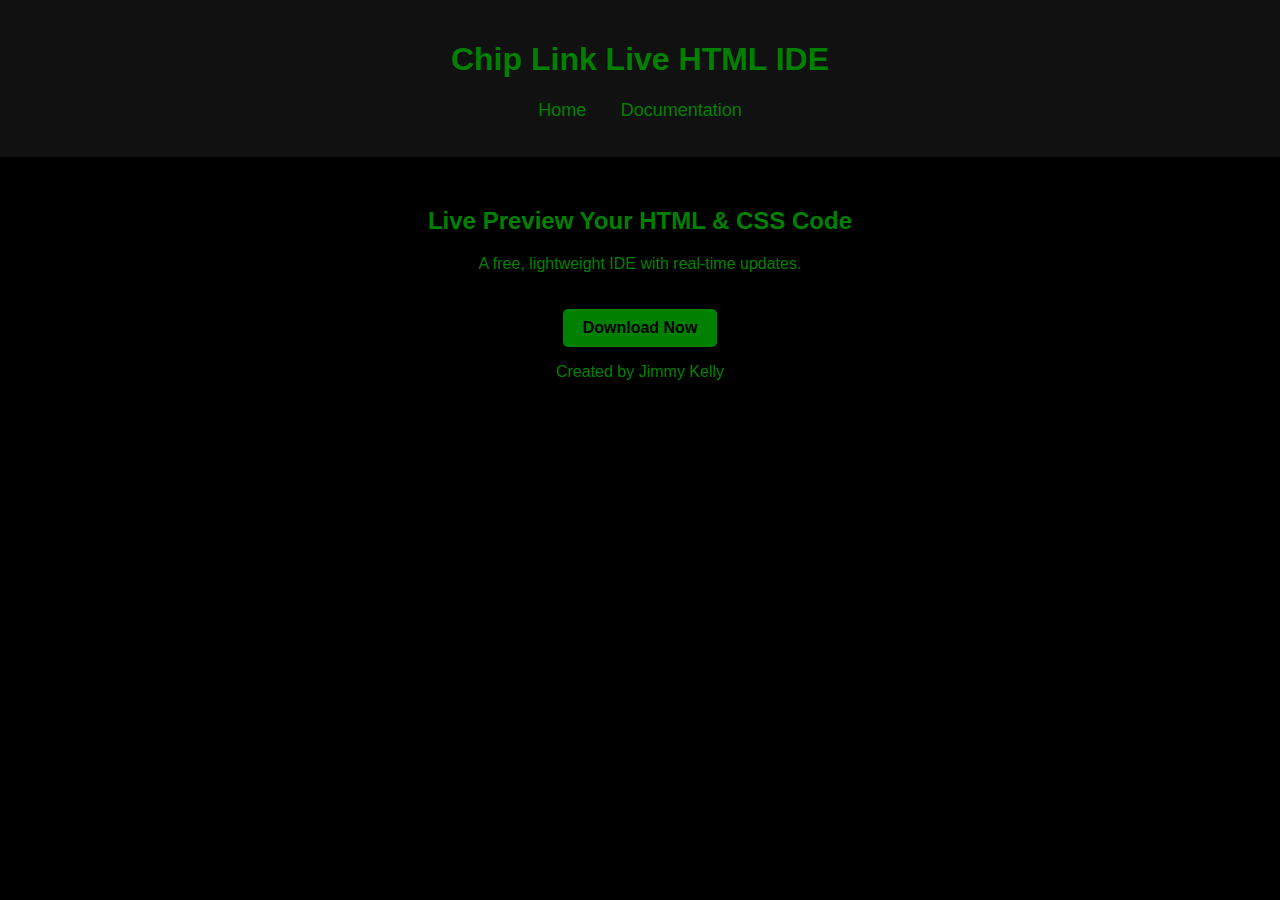
<file: index.html>
<!DOCTYPE html>
<html lang="en">
<head>
    <meta charset="UTF-8">
    <meta name="viewport" content="width=device-width, initial-scale=1.0">
    <title>Chip Link Homepage</title>
    <link rel="icon" type="image/png" href="icon.png" />
    <link rel="stylesheet" href="styles.css">
</head>
<body>
    <header>
        <h1>Chip Link Live HTML IDE</h1>
        <nav>
            <ul>
                <li><a href="index.html">Home</a></li>
                <li><a href="docs.html">Documentation</a></li>
            </ul>
        </nav>
    </header>
    <main>
        <section id="hero">
            <h2>Live Preview Your HTML & CSS Code</h2>
            <p>A free, lightweight IDE with real-time updates.</p>
            <a href="Chip Link IDE Setup 1.0.0.zip" class="download-button" download>Download Now</a>
            <p>Created by Jimmy Kelly</p>
        </section>
    </main>
</body>
</html>
</file>
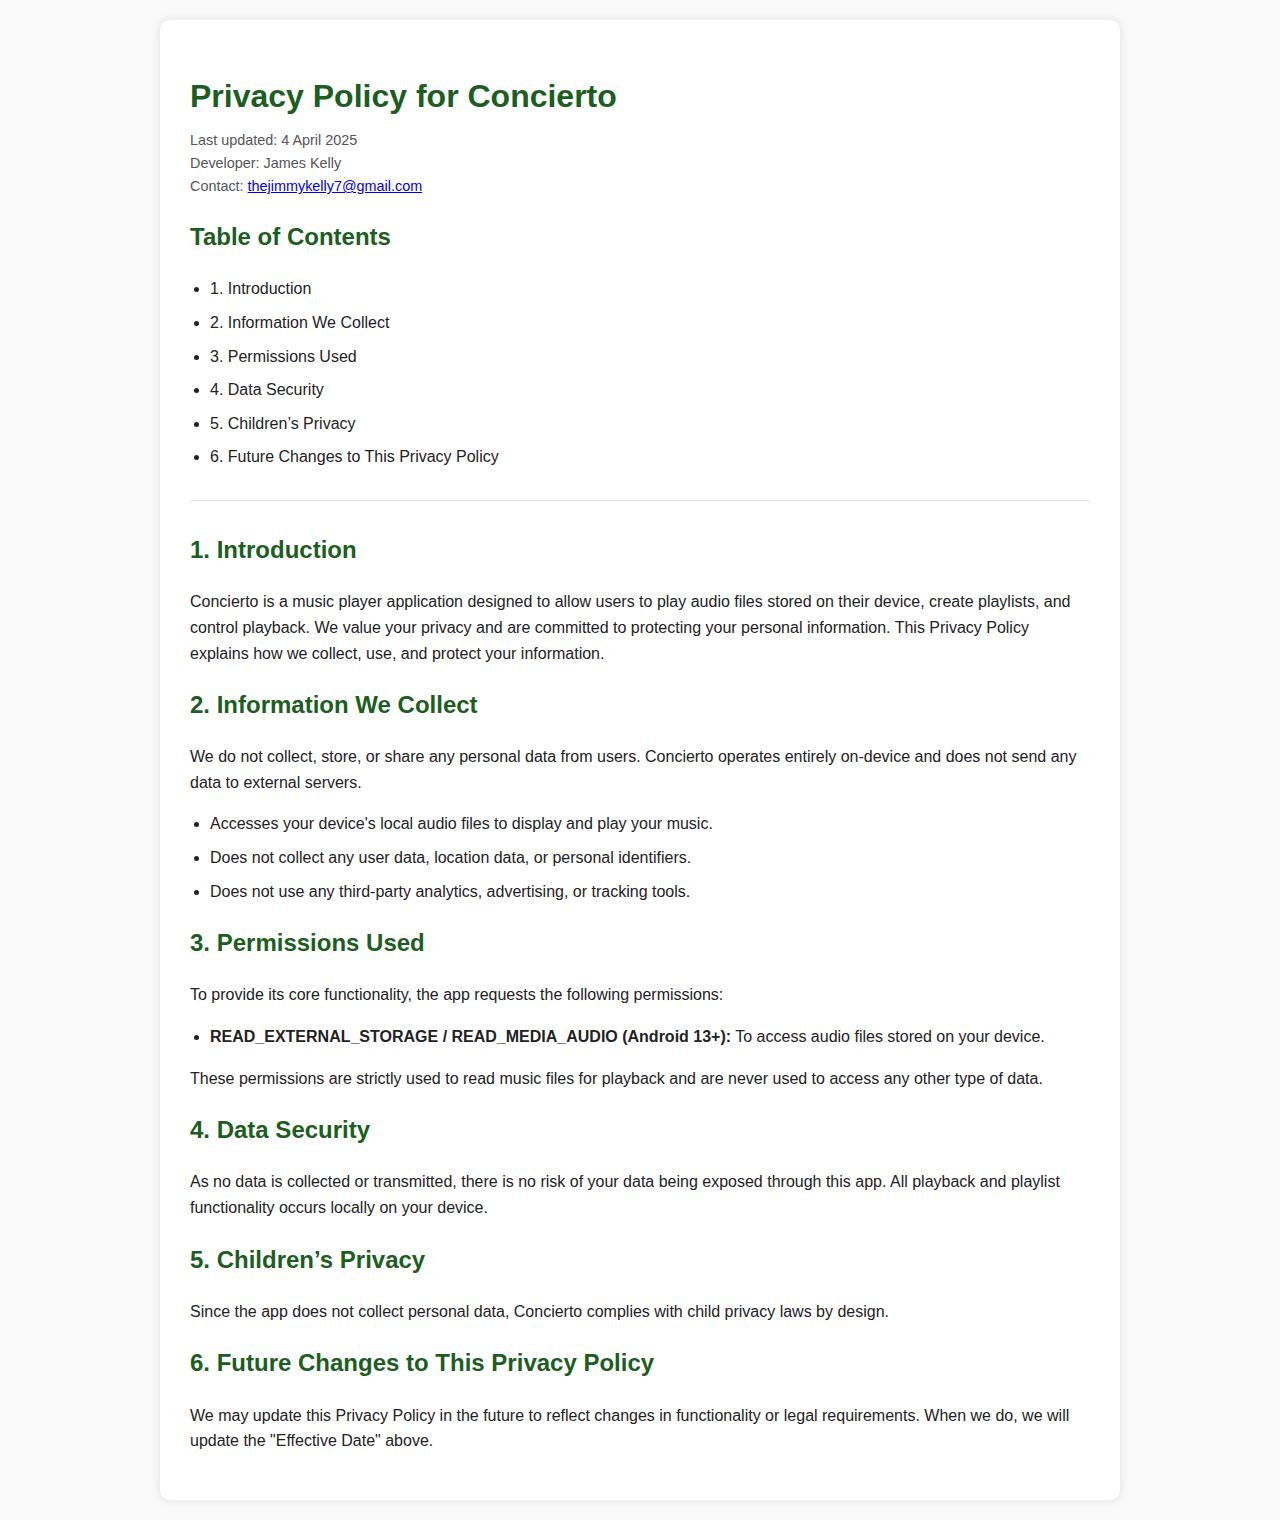
<file: concierto_privacy_policy/index.html>
<!DOCTYPE html>
<html lang="en">
<head>
  <meta charset="UTF-8" />
  <meta name="viewport" content="width=device-width, initial-scale=1.0"/>
  <title>Privacy Policy | Concierto</title>
  <link rel="icon" type="image/png" href="..\icon.png" />
  <style>
    body {
      font-family: "Segoe UI", Tahoma, Geneva, Verdana, sans-serif;
      background-color: #f9f9f9;
      color: #222;
      margin: 0;
      padding: 20px;
      line-height: 1.6;
    }

    .container {
      max-width: 900px;
      margin: auto;
      background-color: #fff;
      padding: 30px;
      box-shadow: 0 0 10px rgba(0, 0, 0, 0.1);
      border-radius: 10px;
    }

    h1, h2 {
      color: #1B5E20;
    }

    h1 {
      font-size: 2em;
      margin-bottom: 0.2em;
    }

    .meta {
      font-size: 0.9em;
      color: #555;
      margin-bottom: 20px;
    }

    ul {
      padding-left: 20px;
    }

    li {
      margin-bottom: 0.5em;
    }

    hr {
      border: none;
      border-top: 1px solid #ddd;
      margin: 30px 0;
    }

    @media (max-width: 600px) {
      .container {
        padding: 15px;
      }
    }
  </style>
</head>
<body>
  <div class="container">
    <h1>Privacy Policy for Concierto</h1>
    <div class="meta">
      Last updated: 4 April 2025<br/>
      Developer: James Kelly<br/>
      Contact: <a href="mailto:thejimmykelly7@gmail.com">thejimmykelly7@gmail.com</a>
    </div>

    <h2>Table of Contents</h2>
    <ul>
      <li>1. Introduction</li>
      <li>2. Information We Collect</li>
      <li>3. Permissions Used</li>
      <li>4. Data Security</li>
      <li>5. Children’s Privacy</li>
      <li>6. Future Changes to This Privacy Policy</li>
    </ul>

    <hr/>

    <h2>1. Introduction</h2>
    <p>Concierto is a music player application designed to allow users to play audio files stored on their device, create playlists, and control playback. We value your privacy and are committed to protecting your personal information. This Privacy Policy explains how we collect, use, and protect your information.</p>

    <h2>2. Information We Collect</h2>
    <p>We do not collect, store, or share any personal data from users. Concierto operates entirely on-device and does not send any data to external servers.</p>
    <ul>
      <li>Accesses your device's local audio files to display and play your music.</li>
      <li>Does not collect any user data, location data, or personal identifiers.</li>
      <li>Does not use any third-party analytics, advertising, or tracking tools.</li>
    </ul>

    <h2>3. Permissions Used</h2>
    <p>To provide its core functionality, the app requests the following permissions:</p>
    <ul>
      <li><strong>READ_EXTERNAL_STORAGE / READ_MEDIA_AUDIO (Android 13+):</strong> To access audio files stored on your device.</li>
    </ul>
    <p>These permissions are strictly used to read music files for playback and are never used to access any other type of data.</p>

    <h2>4. Data Security</h2>
    <p>As no data is collected or transmitted, there is no risk of your data being exposed through this app. All playback and playlist functionality occurs locally on your device.</p>

    <h2>5. Children’s Privacy</h2>
    <p>Since the app does not collect personal data, Concierto complies with child privacy laws by design.</p>

    <h2>6. Future Changes to This Privacy Policy</h2>
    <p>We may update this Privacy Policy in the future to reflect changes in functionality or legal requirements. When we do, we will update the "Effective Date" above.</p>
  </div>
</body>
</html>
</file>
<file: styles.css>
body {
    background-color: black;
    color: green;
    font-family: Arial, sans-serif;
    text-align: center;
    margin: 0;
    padding: 0;
}
header {
    background-color: #111;
    padding: 20px;
}
nav ul {
    list-style: none;
    padding: 0;
}
nav ul li {
    display: inline;
    margin: 0 15px;
}
nav ul li a {
    color: green;
    text-decoration: none;
    font-size: 18px;
}
#hero {
    margin-top: 50px;
}
.download-button {
    display: inline-block;
    margin-top: 20px;
    padding: 10px 20px;
    background-color: green;
    color: black;
    text-decoration: none;
    font-weight: bold;
    border-radius: 5px;
}
</file>
